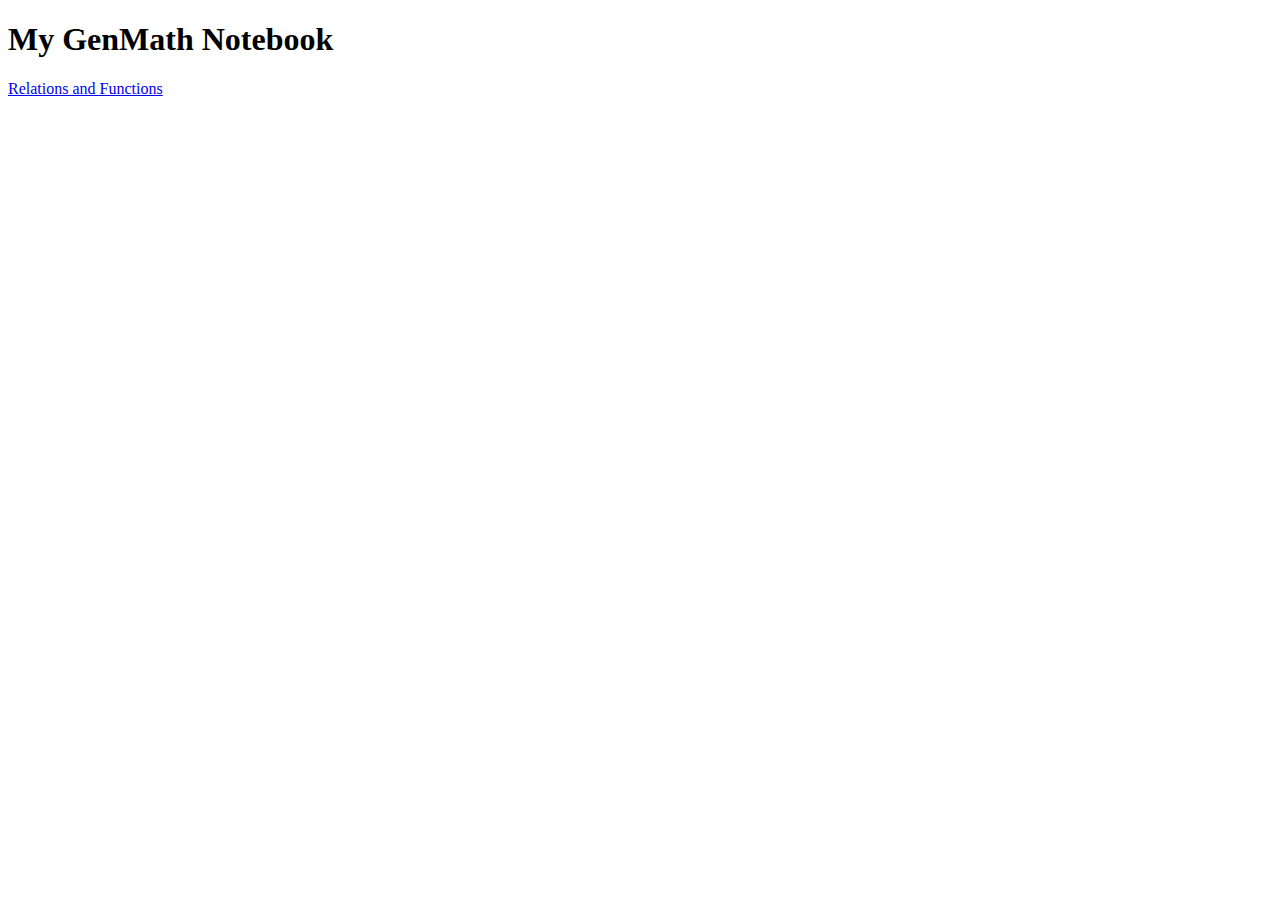
<file: g11/q1/index.html>
<!DOCTYPE html>
<html>

<head>
    <meta charset="UTF-8">
    <meta name="viewport" content="width=device-width, initial-scale=1">
    <title>My GenMath Notebook</title>
</head>

<body>
    <h1>My GenMath Notebook</h1>
    <nav>
        <a href="page1.html">Relations and Functions</a>
    </nav>
</body>

</html>
</file>
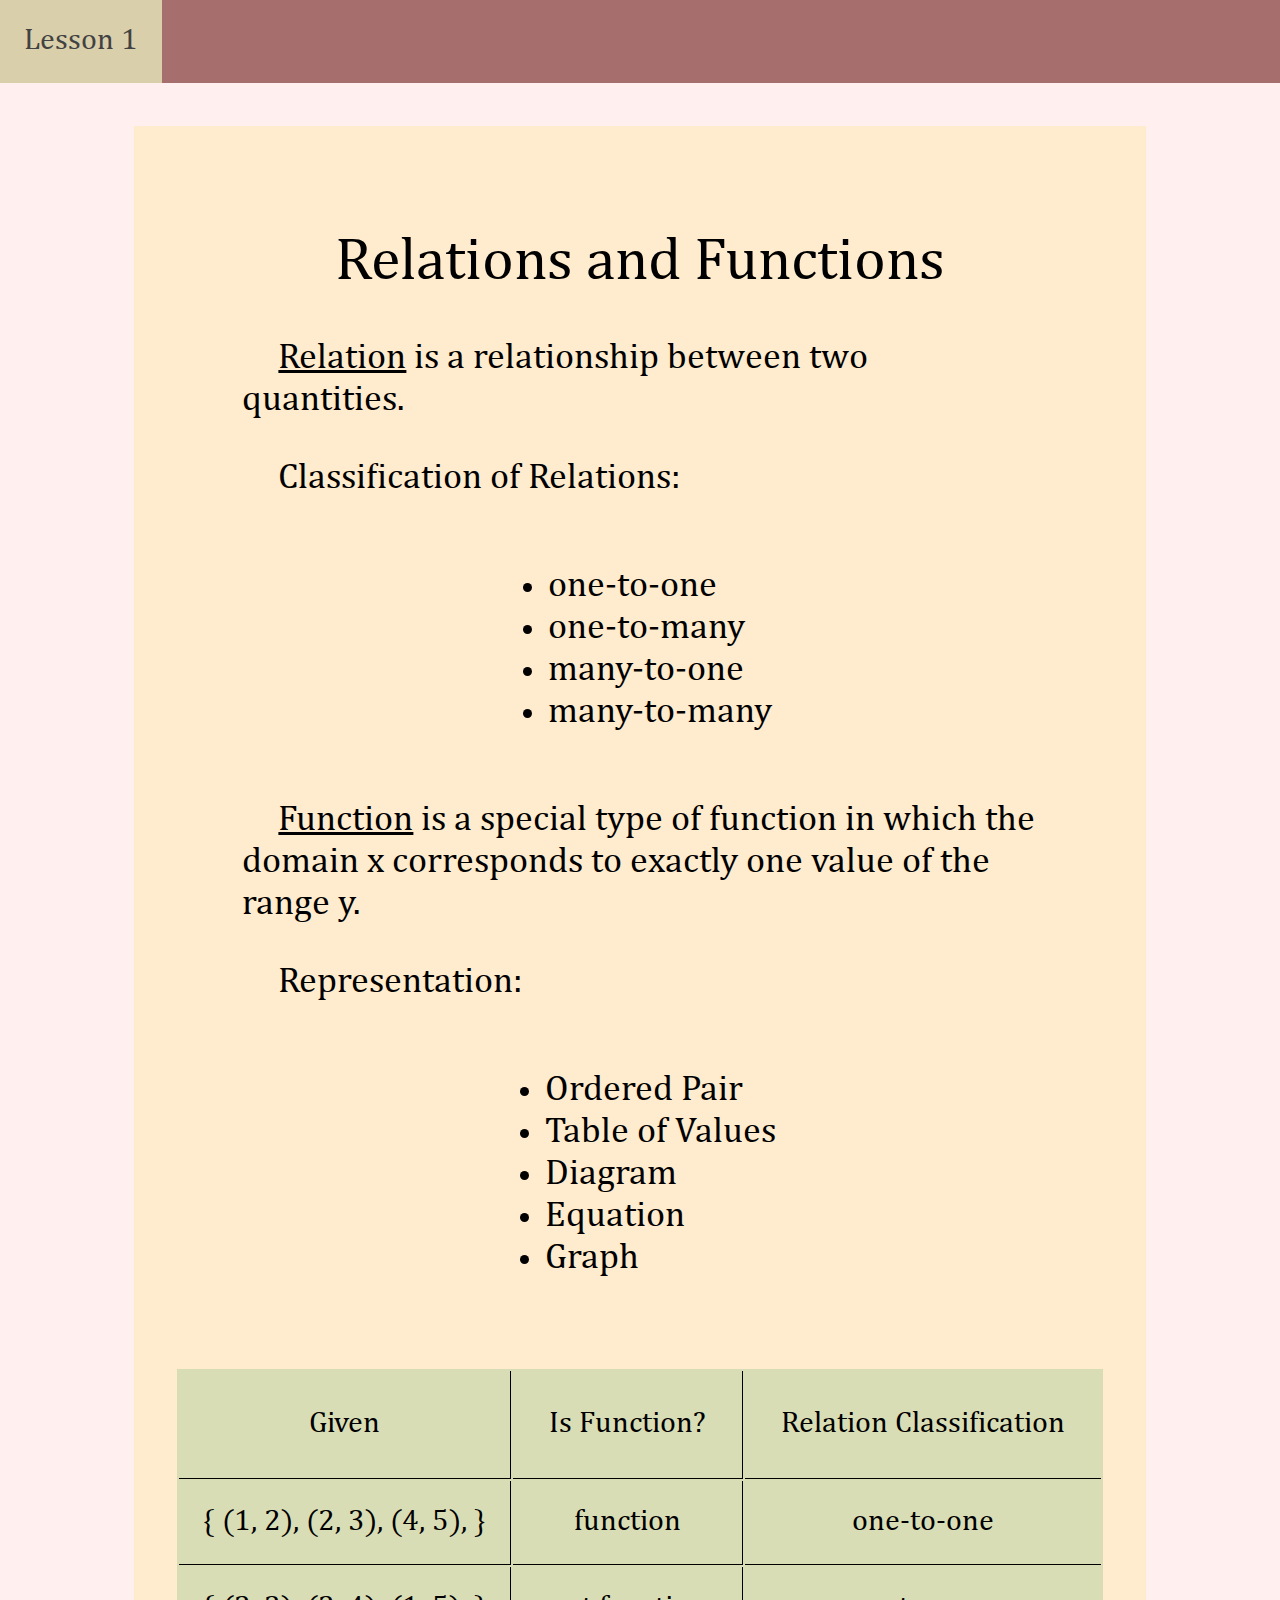
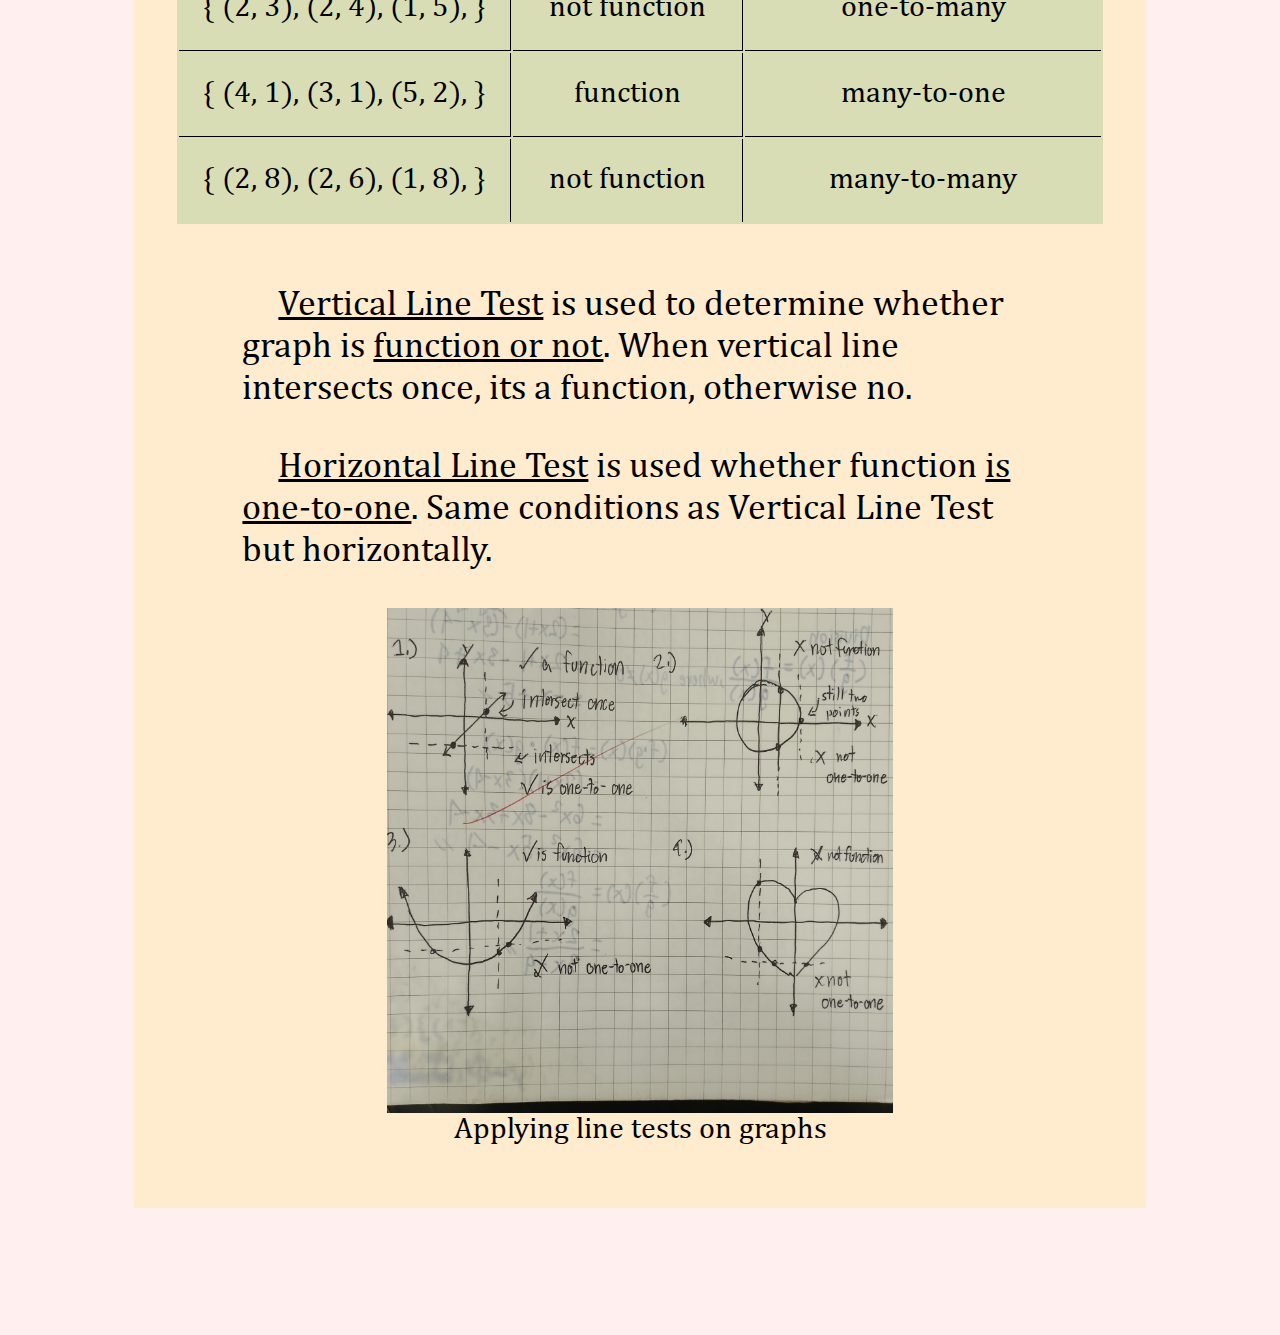
<file: g11/q1/page1.html>
<!DOCTYPE html>
<html>

<head>
    <meta charset="UTF-8">
    <meta name="viewport" content="width=device-width, initial-scale=1">
    <title>My GenMath Notebook</title>
    <link rel="stylesheet" href="style.css" />
</head>

<body>
<div class="nav flexor">
    <a href="page1.html">Lesson 1
    <!--<div class="linkconte">
        Functions and Relations
    </div>-->
    </a>
    
    <!--<a href="page1.html">Lesson 1</a>-->
</div>
<div class="maincontent">
    <h1>Relations and Functions</h1>
    <p>
        <u>Relation</u> is a relationship between two quantities.
    </p>
    <p>
        Classification of Relations:
        <div class="listcontainer">
            <ul>
                <li>one-to-one</li>
                <li>one-to-many</li>
                <li>many-to-one</li>
                <li>many-to-many</li>
            </ul>
        </div>
    </p>
    <p>
        <u>Function</u> is a special type of function in which the
        domain x corresponds to <strong>exactly one</strong> value 
        of the range y.
    </p>
    <p>
        Representation:
        <div class="listcontainer">
            <ul>
                <li>Ordered Pair</li>
                <li>Table of Values</li>
                <li>Diagram</li>
                <li>Equation</li>
                <li>Graph</li>
            </ul>
        </div>
    </p>
    <table>
        <tr>
            <th>Given</th>
            <th>Is Function?</th>
            <th>Relation Classification</th>
        </tr>
        <tr>
            <td>{ (1, 2), (2, 3), (4, 5), }</td>
            <td>function</td>
            <td>one-to-one</td>
        </tr>
        <tr>
            <td>{ (2, 3), (2, 4), (1, 5), }</td>
            <td>not function</td>
            <td>one-to-many</td>
        </tr>
        <tr>
            <td>{ (4, 1), (3, 1), (5, 2), }</td>
            <td>function</td>
            <td>many-to-one</td>
        </tr>
        <tr>
            <td>{ (2, 8), (2, 6), (1, 8), }</td>
            <td>not function</td>
            <td>many-to-many</td>
        </tr>
    </table>
    <p>
        <u>Vertical Line Test</u> is used to determine 
        whether graph is <u>function or not</u>. When 
        vertical line intersects once, its a function, 
        otherwise no.
    </p>
    <p>
        <u>Horizontal Line Test</u> is used whether
        function <u>is one-to-one</u>. Same conditions as 
        Vertical Line Test but horizontally.
    </p>
    
    <div class="center">
        <img class="block" src="images/pic_linetest_graph.jpg" />
        <figcaption>
            Applying line tests on graphs
        </figcaption>
    </div>
</div>
</body>

</html>
</file>
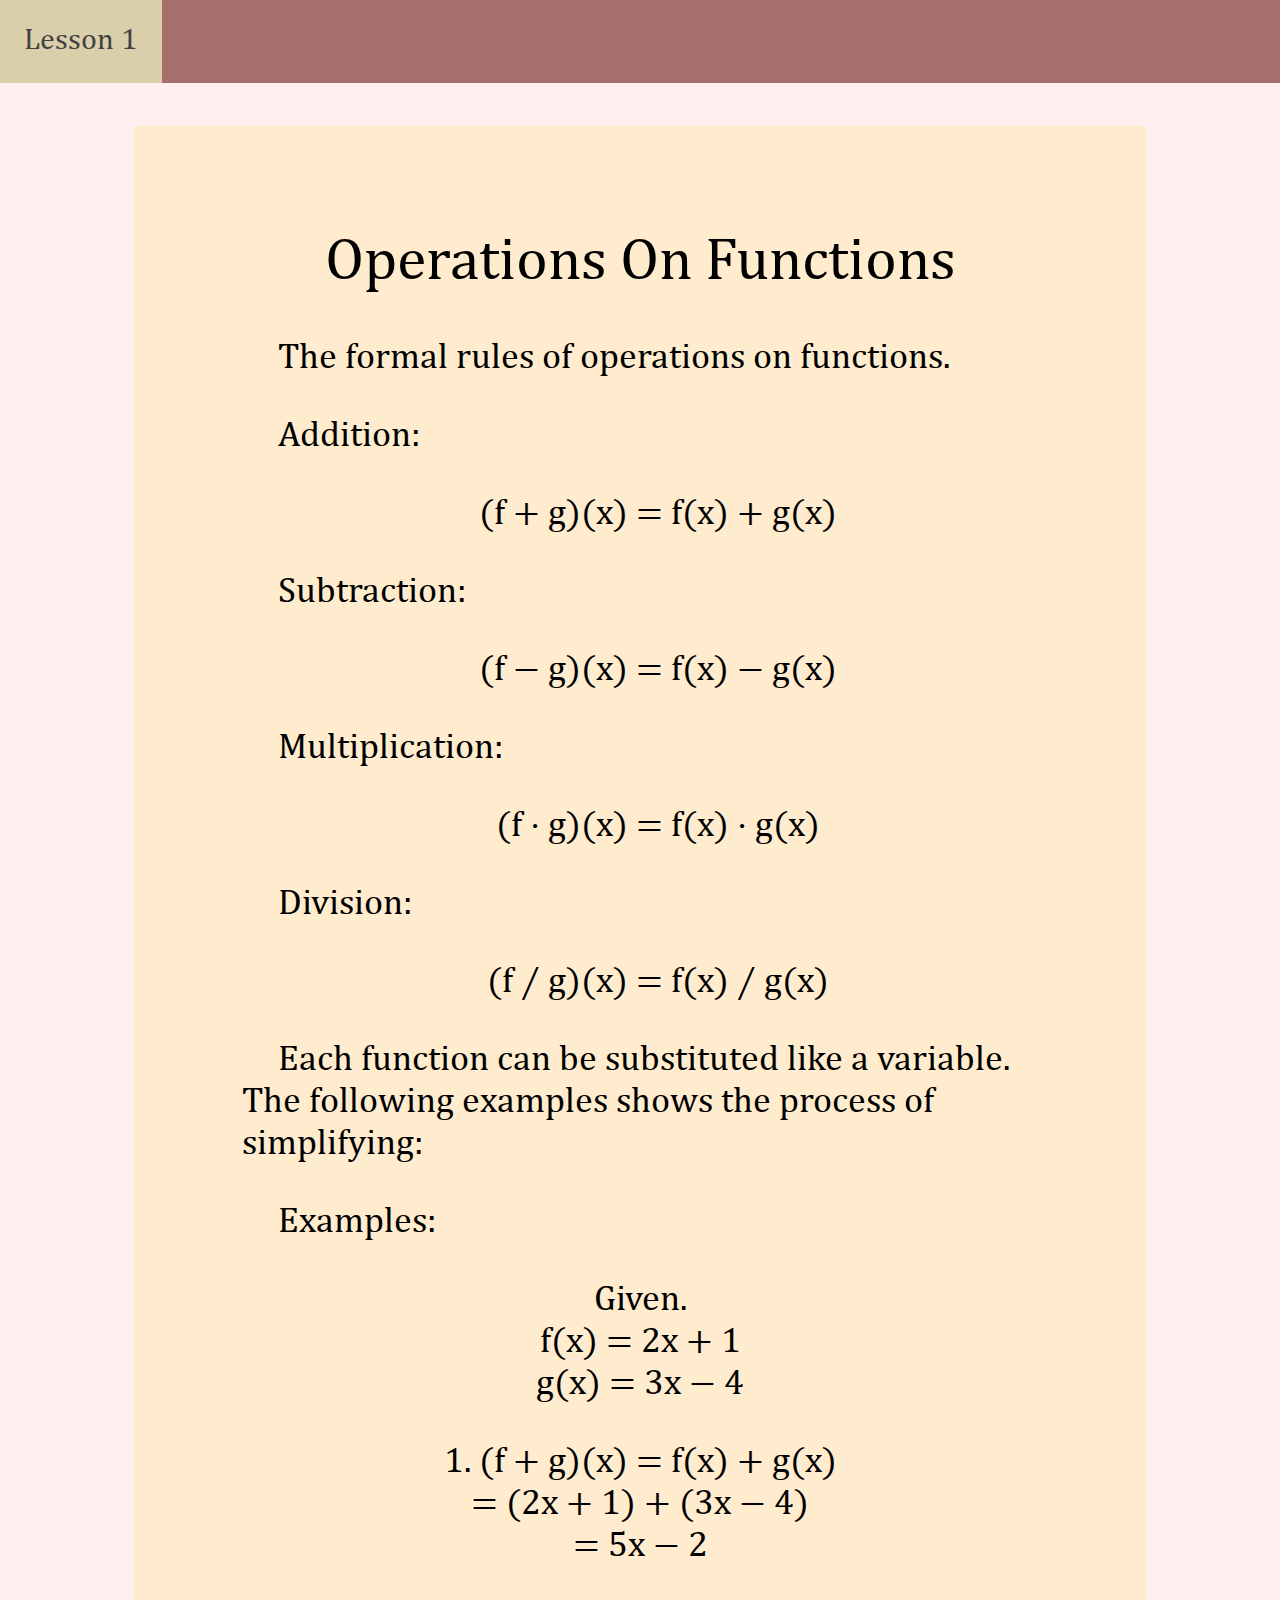
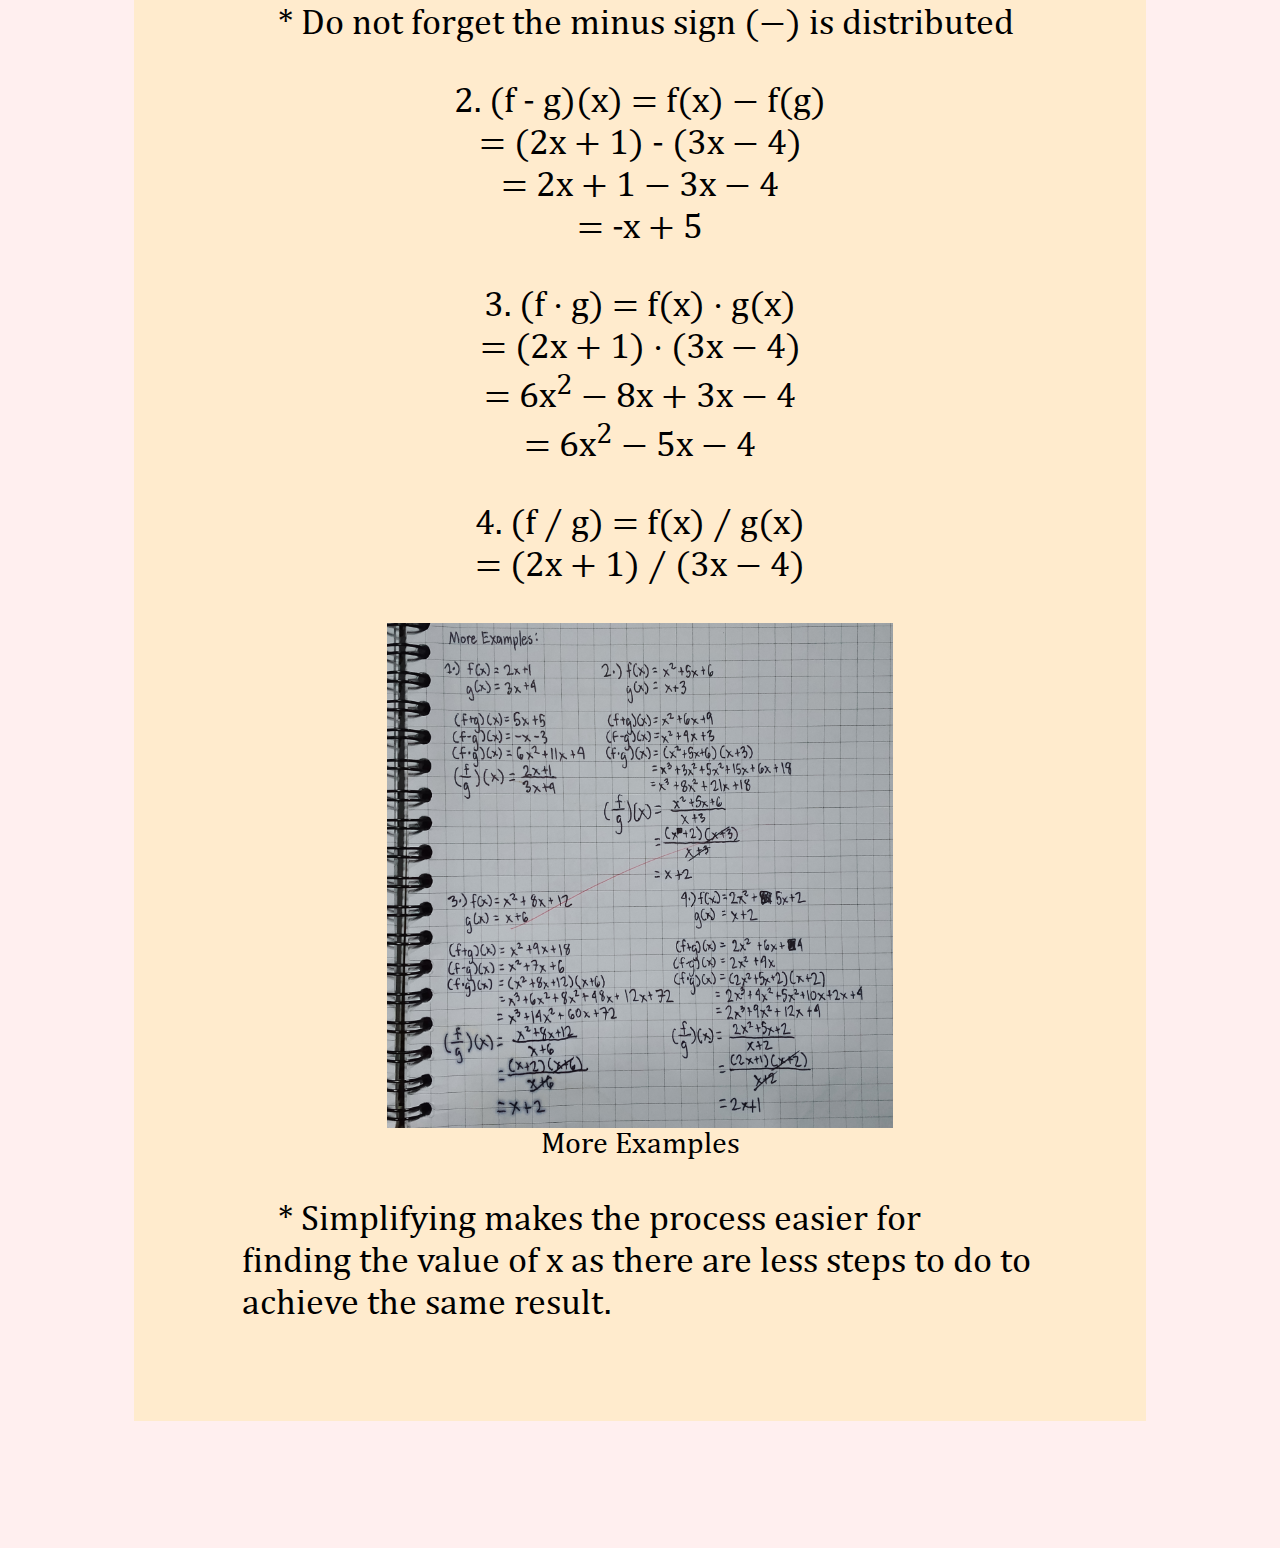
<file: g11/q1/page2.html>
<!DOCTYPE html>
<html>

<head>
    <meta charset="UTF-8">
    <meta name="viewport" content="width=device-width, initial-scale=1">
    <title>My GenMath Notebook</title>
    <link rel="stylesheet" href="style.css" />
</head>

<body>
<div class="nav">
    <a href="pag1.html">Lesson 1</a>
</div>
<div class="maincontent">
    <h1>Operations On Functions</h1>
    <p>
        The formal rules of operations on functions.
    </p>
    <p>Addition:</p>
    <p align="center">
        (f + g)(x) = f(x) + g(x)
    </p>
    <p>Subtraction:</p>
    <p align="center">
        (f &#x2212 g)(x) = f(x) &#x2212 g(x)
    </p>
    <p>Multiplication:</p>
    <p align="center">
        (f &#x22c5 g)(x) = f(x) &#x22c5 g(x)
    </p>
    <p>Division:</p>
    <p align="center">
        (f &#x2215 g)(x) = f(x) &#x2215 g(x)
    </p>
    <p>
        Each function can be substituted like a variable.
        The following examples shows the process of simplifying:
    </p>
    <p>Examples: <br>
    </p>
    <p class="noindent" align="center">
    Given.<br>
    f(x) = 2x + 1<br>
    g(x) = 3x &#x2212 4
    </p>
    <p class="solutionformat">
		1. (f + g)(x) = f(x) + g(x)<br>
		= (2x + 1) + (3x &#x2212 4)<br>
		= 5x &#x2212 2
	</p>
    <p>
        * Do not forget the minus sign (&#x2212) is distributed
    </p>
	<p class="solutionformat">
		2. (f - g)(x) = f(x) &#x2212 f(g)<br>
		= (2x + 1) - (3x &#x2212 4)<br>
		= 2x + 1 &#x2212 3x &#x2212 4<br>
		= -x + 5
	</p>
	<p class="solutionformat">
		3. (f &#x22c5 g) = f(x) &#x22c5 g(x)<br>
		= (2x + 1) &#x22c5 (3x &#x2212 4)<br>
		= 6x<sup>2</sup> &#x2212 8x + 3x &#x2212 4<br>
		= 6x<sup>2</sup> &#x2212 5x &#x2212 4<br>
	</p>
	<p class="solutionformat">
		4. (f &#x2215 g) = f(x) &#x2215 g(x)<br>
		= (2x + 1) &#x2215 (3x &#x2212 4)
	</p>
	<div class="center">
        <img class="block" src="images/function_ops_more_examples.jpg" />
        <figcaption>
            More Examples
        </figcaption>
    </div>
    <p>
        * Simplifying makes the process easier for finding the 
        value of x as there are less steps to do to achieve the same result.
    </p>
</div>
</body>

</html>
</file>
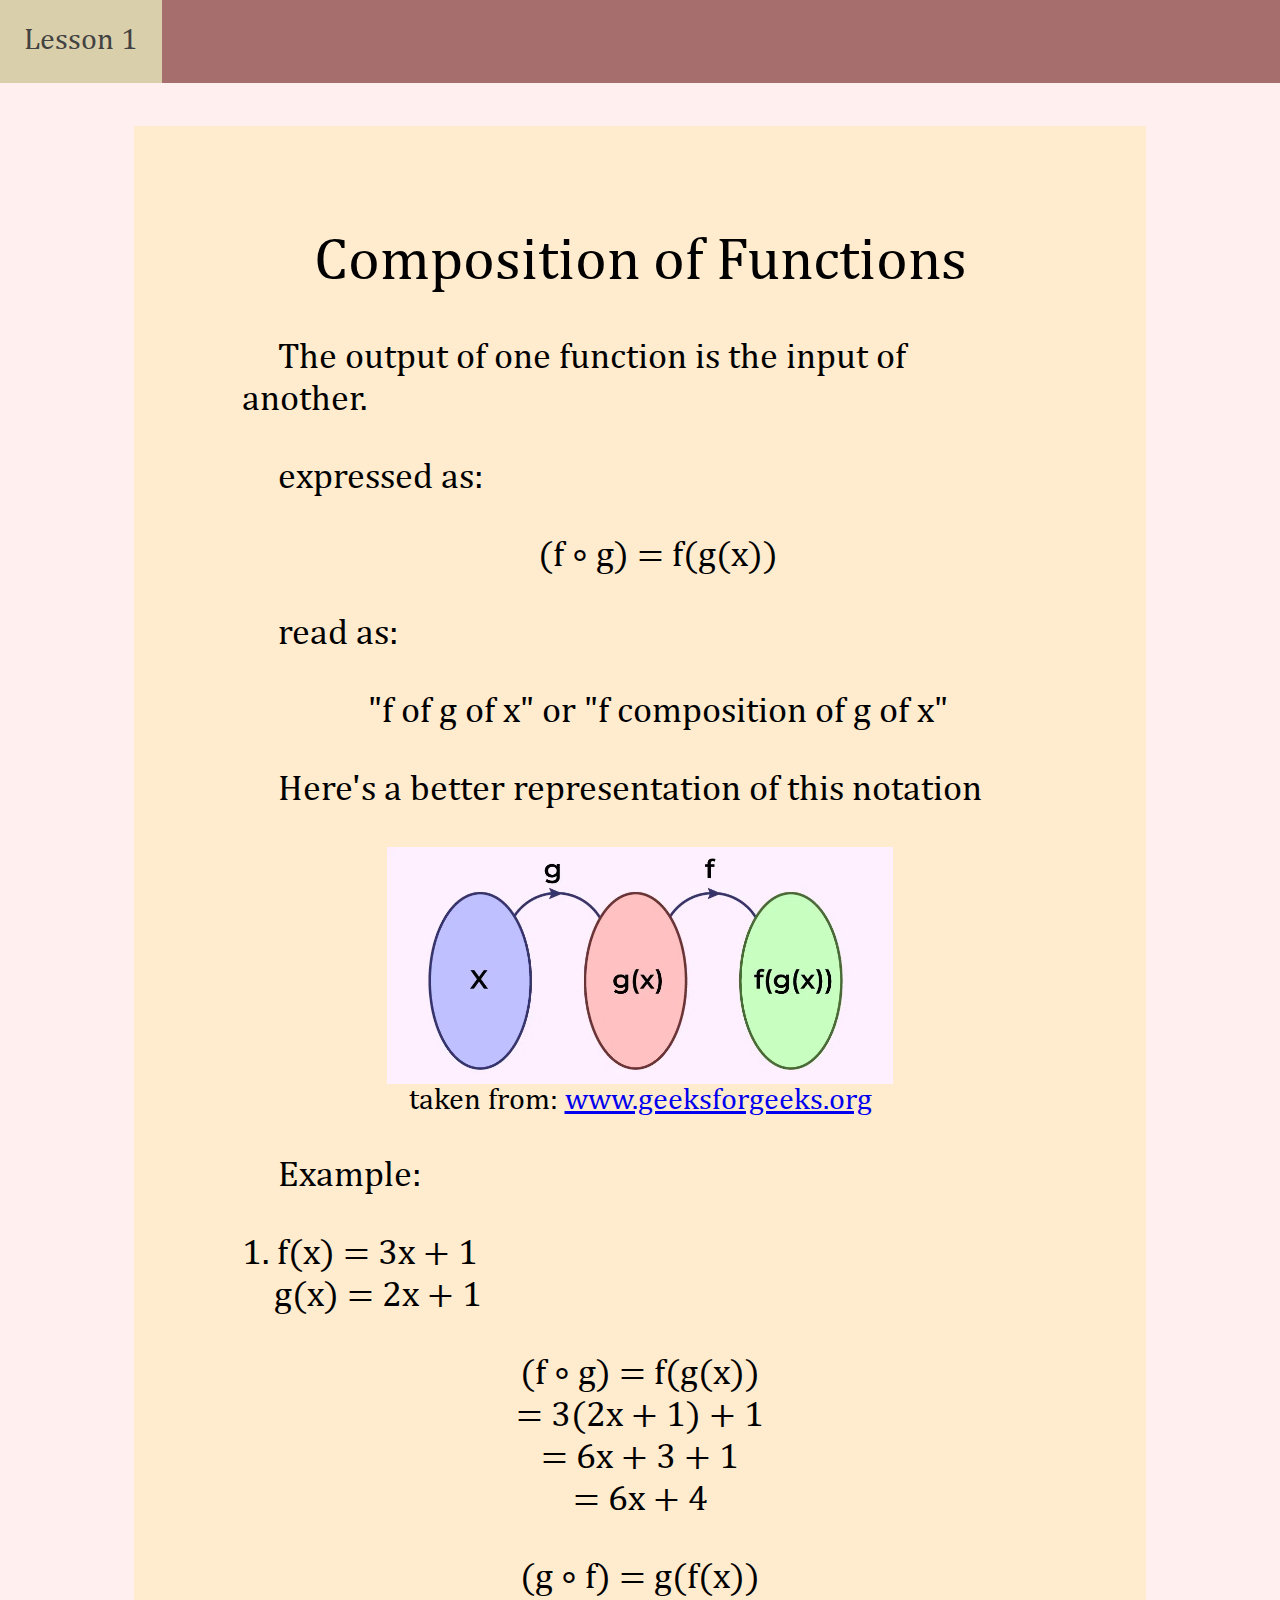
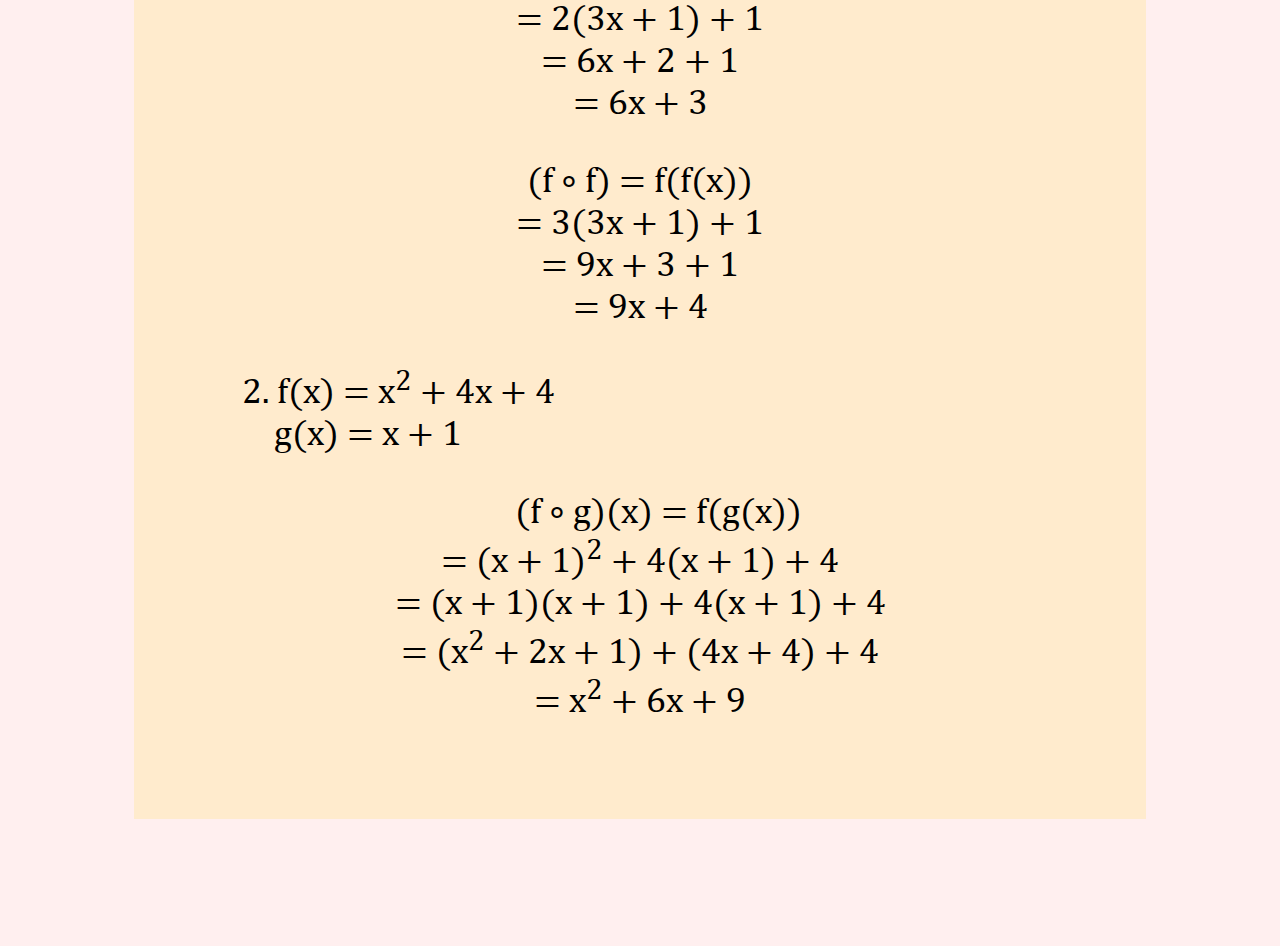
<file: g11/q1/page3.html>
<!DOCTYPE html>
<html>

<head>
    <meta charset="UTF-8">
    <meta name="viewport" content="width=device-width, initial-scale=1">
    <link rel="stylesheet" href="style.css" />
    <title>My GenMath Notebook</title>
</head>

<body>
<div class="nav">
    <a href="page1.html">Lesson 1</a>
</div>
<div class="maincontent">
    <h1>Composition of Functions</h1>
    <p>
       The output of one function is the input of another.
    </p>
    <p>
        expressed as:
    </p>
    <p align="center">
        (f &#x2218 g) = f(g(x))
    </p>
    <p>
        read as:
    </p>
    <p align="center">
        "f of g of x" or "f composition of g of x"
    </p>
    <p>
        Here's a better representation of this notation
    </p>
    <div class="center">
        <img class="block" src="images/composition_of_functions.png" />
        <figcaption>
                taken from:
                <a href="https://www.geeksforgeeks.org/composition-of-functions/">www.geeksforgeeks.org</a>
        </figcaption>
    </div>
    <p>
        Example:
    </p>
    <p class="noindent">
        1. f(x) = 3x + 1<br>
        &nbsp&nbsp&nbsp g(x) = 2x + 1
    </p>
    <p class="solutionformat">
        (f &#x2218 g) = f(g(x))<br>
        = 3(2x + 1) + 1<br>
        = 6x + 3 + 1<br>
        = 6x + 4
    </p>
    <p class="solutionformat">
        (g &#x2218 f) = g(f(x))<br>
        = 2(3x + 1) + 1<br>
        = 6x + 2 + 1<br>
        = 6x + 3
    </p>
    <p class="solutionformat">
        (f &#x2218 f) = f(f(x))<br>
        = 3(3x + 1) + 1<br>
        = 9x + 3 + 1<br>
        = 9x + 4
    </p>
    <p class="noindent">
        2. f(x) = x<sup>2</sup> + 4x + 4<br>
        &nbsp&nbsp&nbsp g(x) = x + 1
    </p>
    <p align="center">
        (f &#x2218 g)(x) = f(g(x))<br>
        = (x + 1)<sup>2</sup> + 4(x + 1) + 4<br>
        = (x + 1)(x + 1) + 4(x + 1) + 4<br>
        = (x<sup>2</sup> + 2x + 1) + (4x + 4) + 4<br>
        = x<sup>2</sup> + 6x + 9
    </p>
</div>
</body>

</html>
</file>
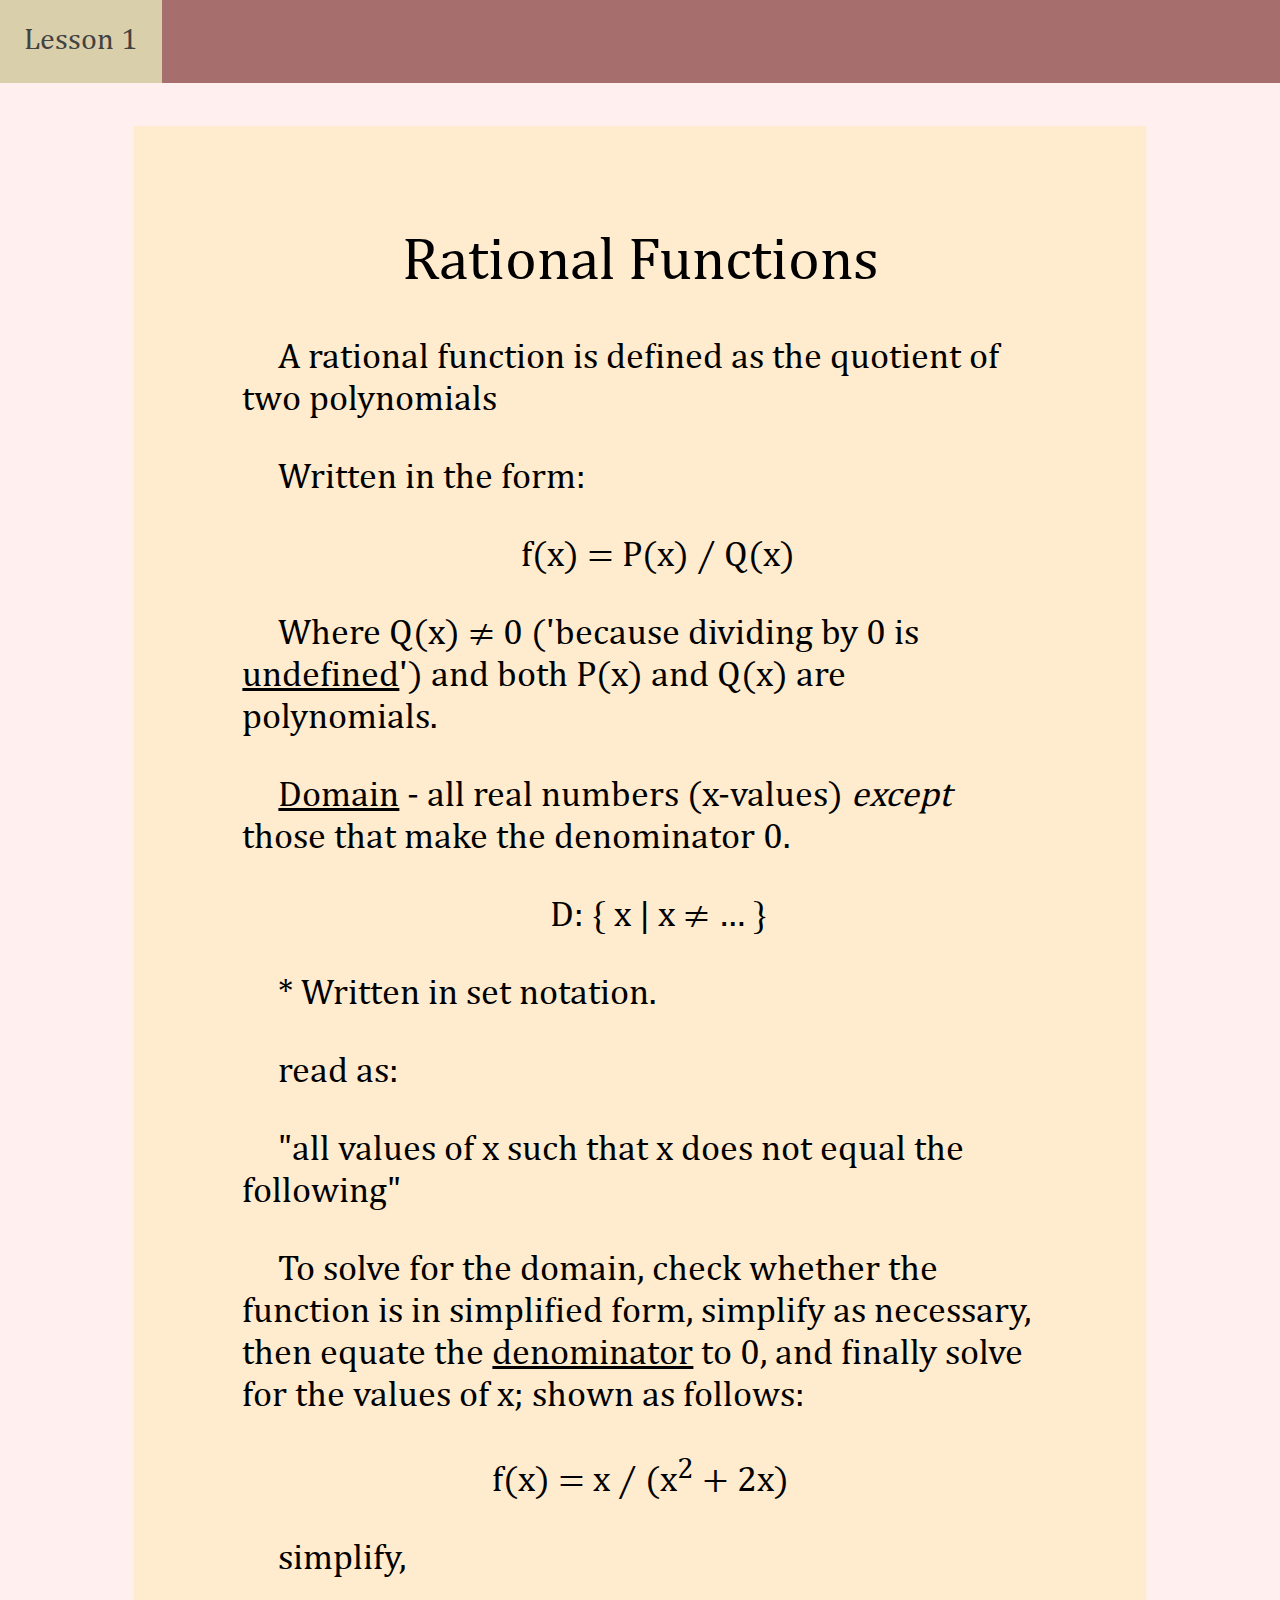
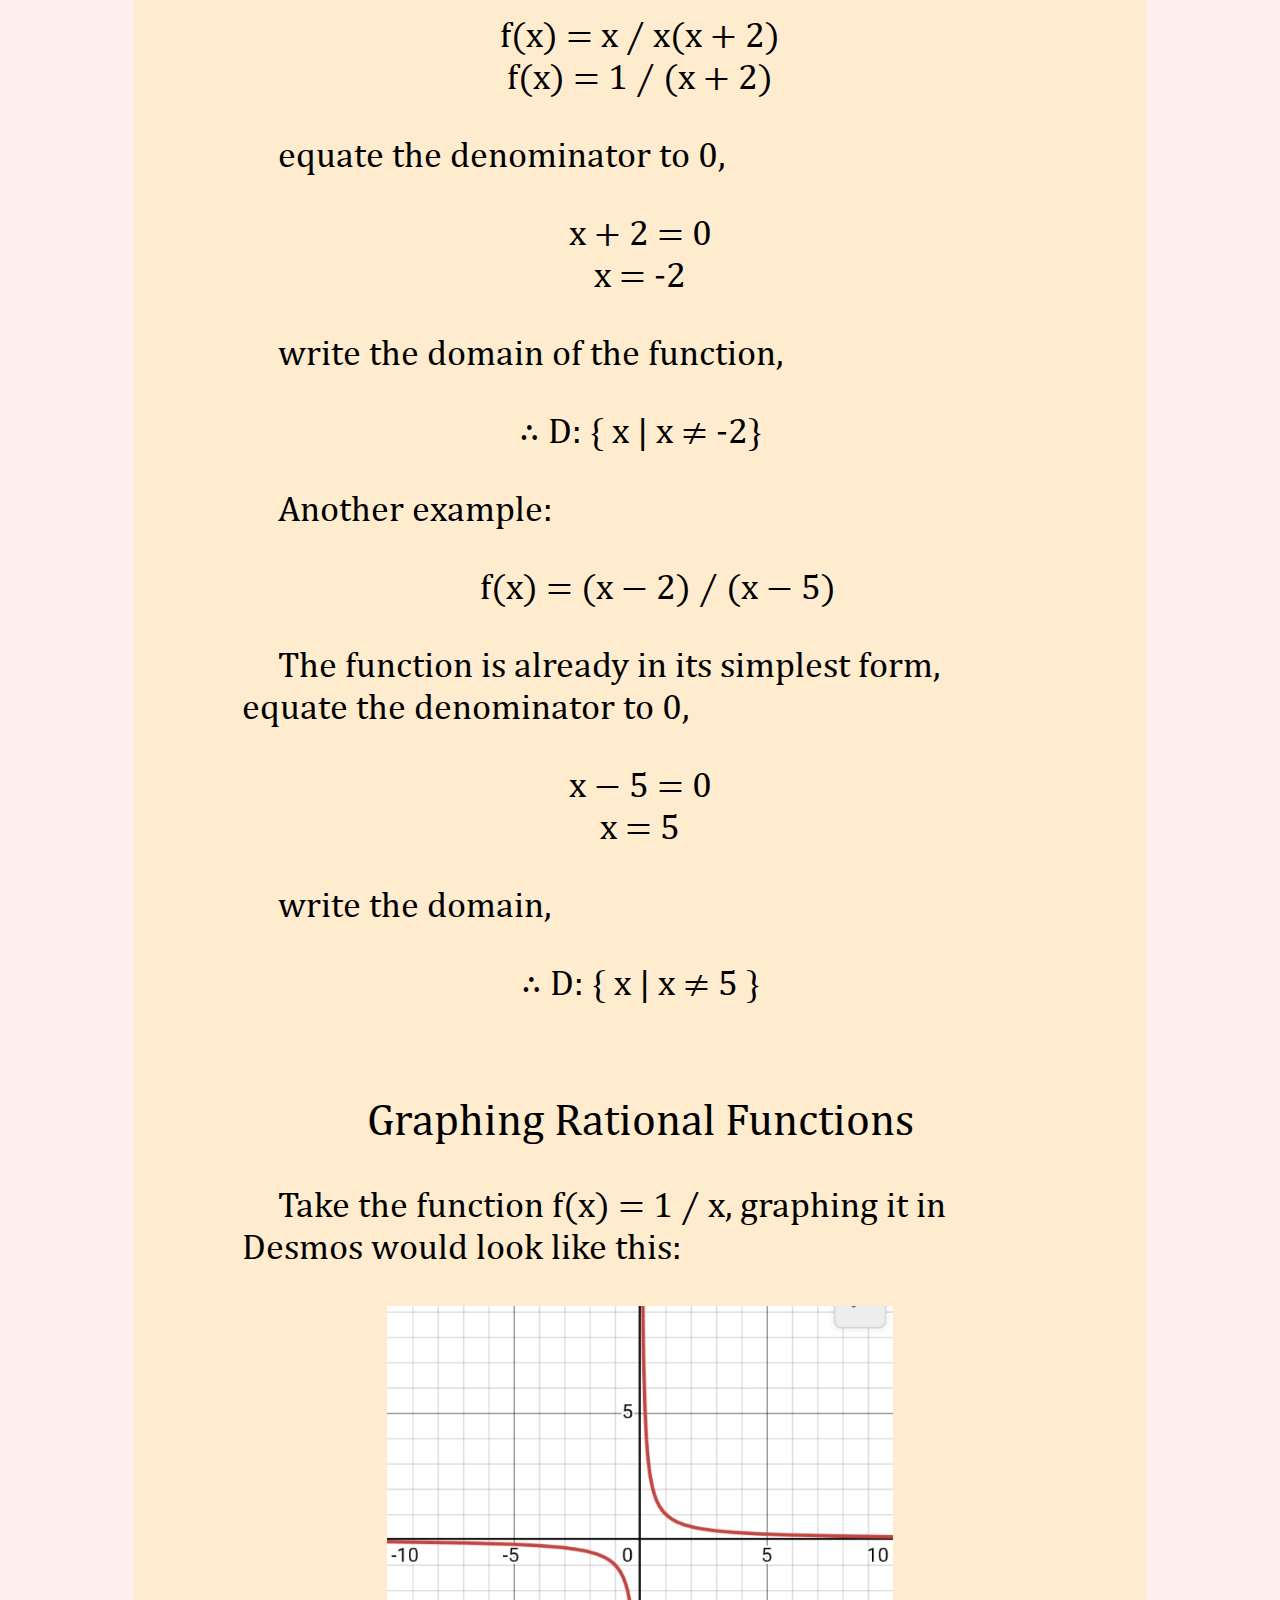
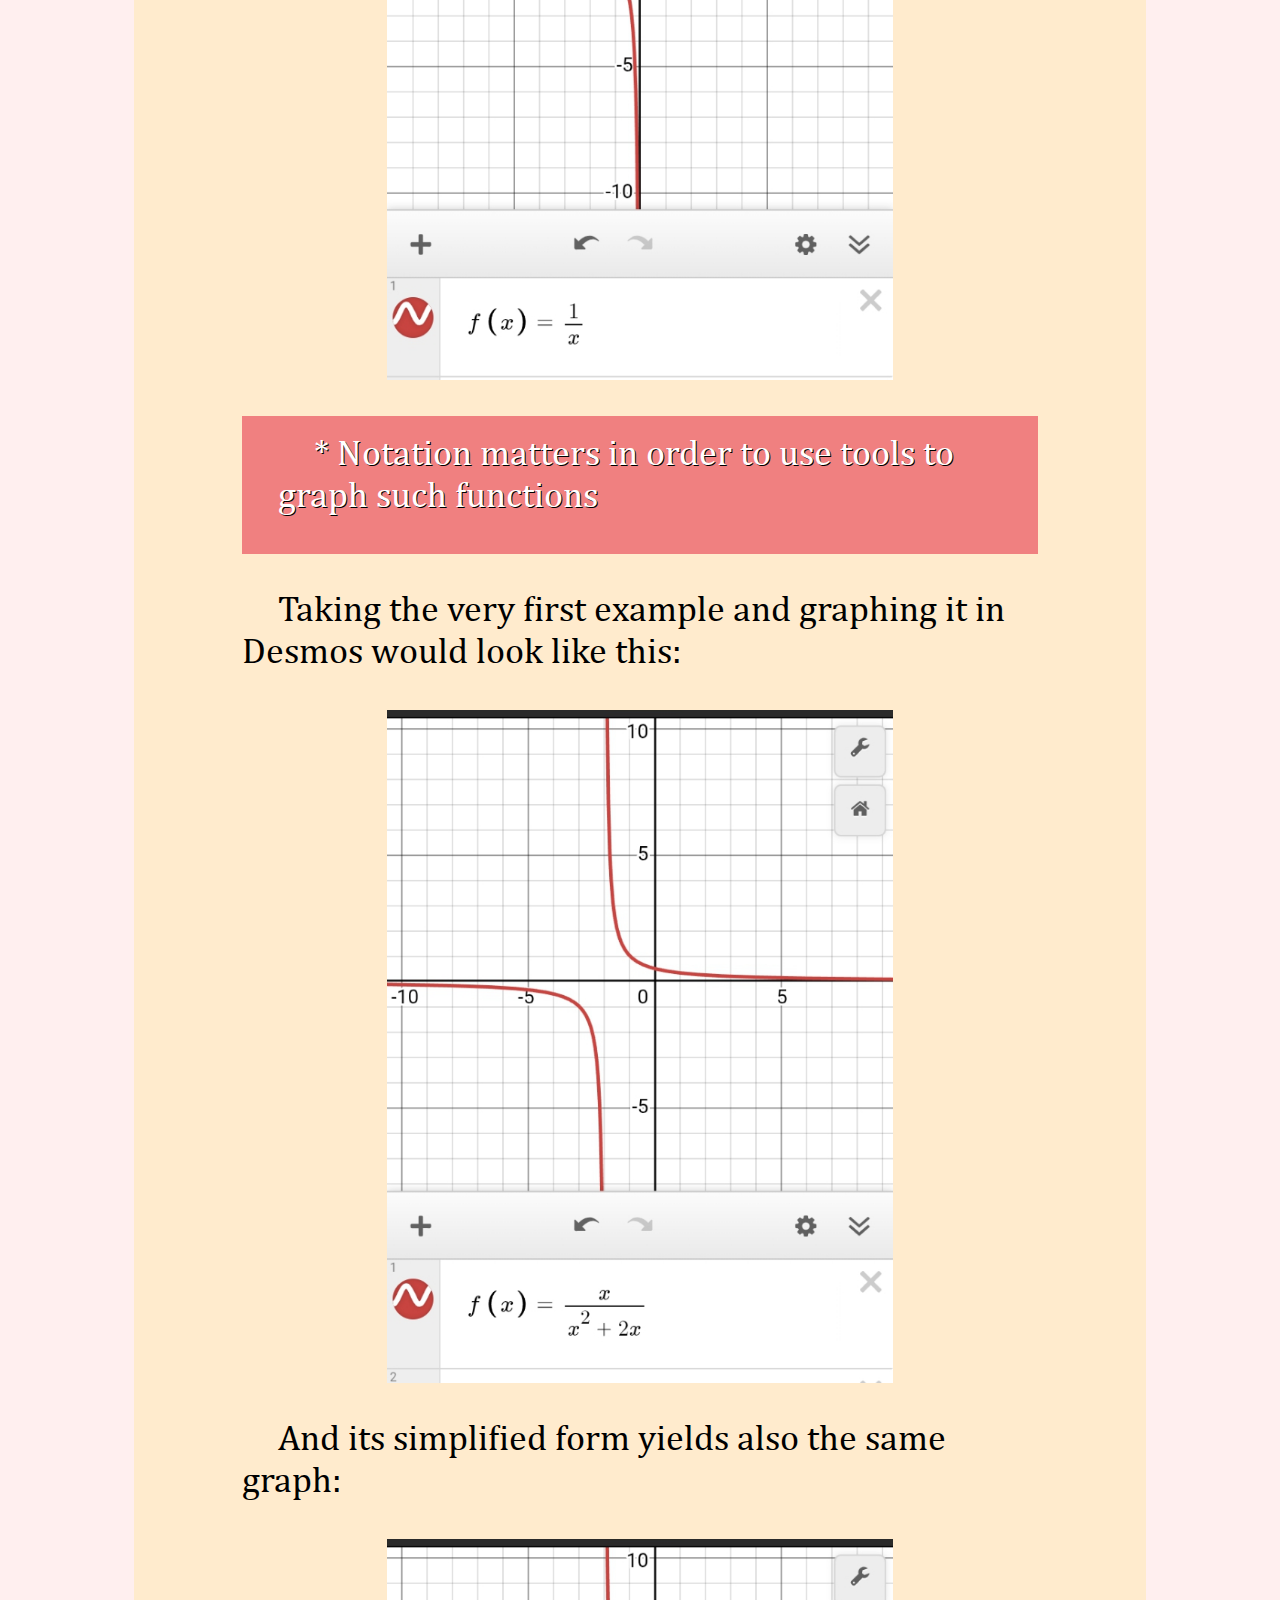
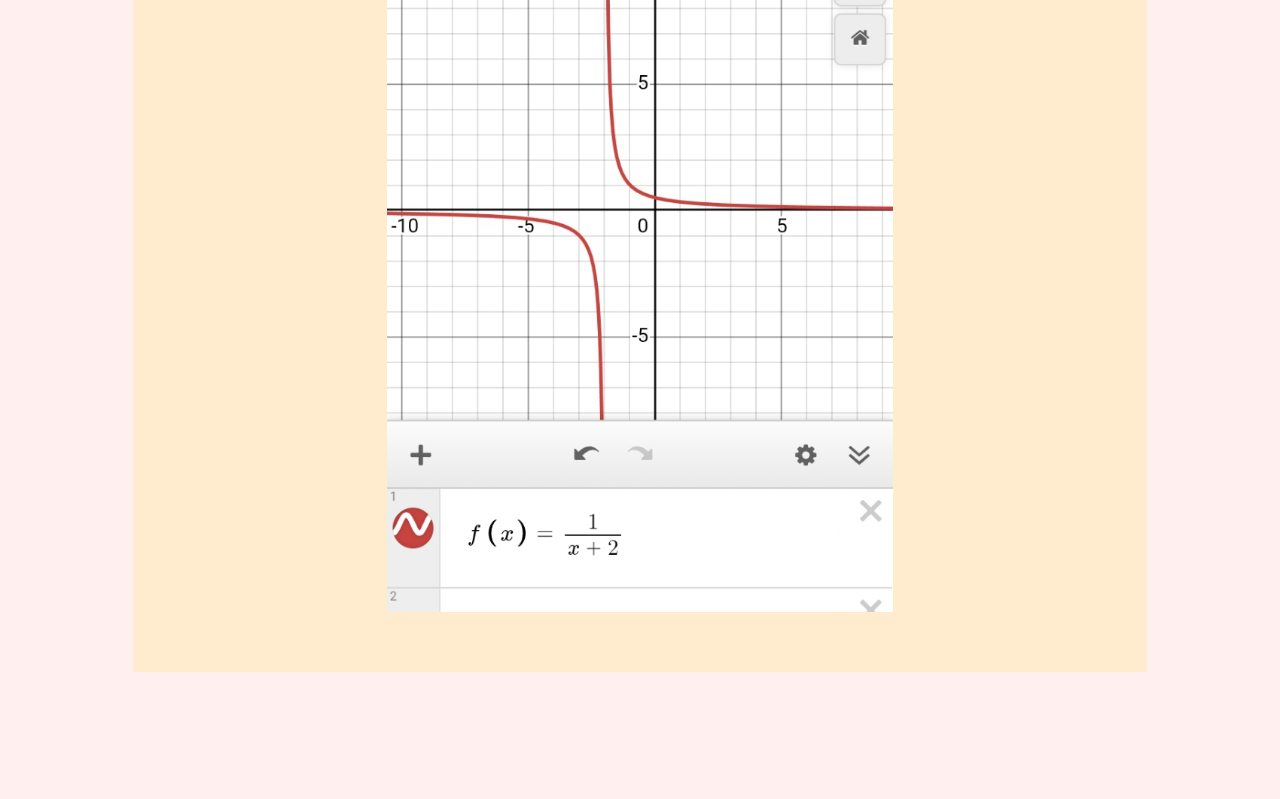
<file: g11/q1/page4.html>
<!DOCTYPE html>
<html>

<head>
    <meta charset="UTF-8">
    <meta name="viewport" content="width=device-width, initial-scale=1">
    <link rel="stylesheet" href="style.css" />
    <title>My GenMath Notebook</title>
</head>

<body>
<div class="nav">
    <a href="page1.html">Lesson 1</a>
</div>
<div class="maincontent">
    <h1>Rational Functions</h1>
    <p>
        A rational function is defined as the quotient of two polynomials
    </p>
    <p>
        Written in the form:
    </p>
    <p align="center">
        f(x) = P(x) &#x2215 Q(x)
    </p>
    <!--<p>
        where:
    </p>-->
    <p>
        Where Q(x) &#x2260 0 ('because dividing by 0 is <u>undefined</u>') and both P(x) and Q(x) are polynomials.
    </p>
    <p align="center">
    </p>
    <p>
        <u>Domain</u> - all real numbers (x-values) <i>except</i> those that make the denominator 0.
    </p>
    <p align="center">
        D: { x | x &#x2260 &#x2026 }
    </p>
    <p>
        * Written in set notation.
    </p>
    <p>
        read as:
    </p>
    <p>
        "all values of x such that x does not equal the following"
    </p>
    <p>
        To solve for the domain, check whether the function is in simplified form, simplify as necessary, then equate the <u>denominator</u> to 0, and finally solve for the values of x; shown as follows:
    </p>
    <p class="noindent" align="center">
        f(x) = x &#x2215 (x<sup>2</sup> + 2x)
    </p>
    <p>
        simplify,
    </p>
    <p class="noindent" align="center">
        f(x) = x &#x2215 x(x + 2)<br>
        f(x) = 1 &#x2215 (x + 2)
    </p>
    <p>
        equate the denominator to 0,
    </p>
    <p class="noindent" align="center">
        x + 2 = 0<br>
        x = -2
    </p>
    <p>
        write the domain of the function,
    </p>
    <p class="noindent" align="center">
        &#x2234 D: { x | x &#x2260 -2}
    </p>
    <p>
        Another example:
    </p>
    <p align="center">
        f(x) = (x &#x2212 2) &#x2215 (x &#x2212 5)
    </p>
    <p>
        The function is already in its simplest form, equate the denominator to 0,
    </p>
    <p class="noindent" align="center">
        x &#x2212 5 = 0<br>
        x = 5
    </p>
    <p>
        write the domain,
    </p>
    <p class="noindent" align="center">
        &#x2234 D: { x | x &#x2260 5 }
    </p>
    <h2>Graphing Rational Functions</h2>
    <p>
        Take the function f(x) = 1 &#x2215 x, graphing it in Desmos would look like this:
    </p>
    <div class="center">
        <img class="block" src="images/rational-function-graph1.png" />
        <figcaption>
        </figcaption>
    </div>
    <p class="important-thought">
        * Notation matters in order to use tools to graph such functions
    </p>
    <p>
        Taking the very first example and graphing it in Desmos would look like this:
    </p>
    <div class="center">
        <img class="block" src="images/rational-function-graph2.png" />
        <figcaption>
        </figcaption>
    </div>
    <p>
        And its simplified form yields also the same graph:
    </p>
    <div class="center">
        <img class="block" src="images/rational-function-graph3.png" />
        <figcaption>
        </figcaption>
    </div>
</div>
</body>

</html>
</file>
<file: g11/q1/style.css>
:root {
    --color1: rgb(255,239,239);
    --color2: rgb(167,110,110);
    --color3: rgb(217,221,181);
    --color4: rgb(66,66,66);
    --color5: rgb(230, 230, 230);
    
    /* Variables listed here for ease of modification and consistency cases*/
    --color-table: rgb(217,221,181);
    --color-link-text: rgb(66,66,66);
    --color-maincontent-background: blanchedAlmond;
    --color-background: rgb(255,239,239);
    --color-nav-background: rgb(167,110,110);
    --color-link-text: rgb(66,66,66);
    --color-link-a: rgb(217,221,181);
    --color-link-b: #DACFAB;
    --color-maincontent-background: blanchedAlmond;
    --color-background: rgb(255,239,239);
    --color-nav-background: rgb(167,110,110);
    --color-solutionformat-p: lightYellow;
    --margin-maincontent: 3em;
    --margin-top-heading: 2em;
    
    --indent-p: 1em;
    --indent-indentall: 2em;
}

@font-face {
    font-family: "Cambria Math";
    src: url("fonts/cambria_math.ttf") format("truetype");
    font-weight: bold;
}

body {
    background-color: var(--color-background);
    font-size: 30px;
    font-family: "Cambria Math";
}

/* NAVIGATION BAR */

div.nav {
    position: fixed;
    background-color: var(--color-nav-background);
    width: 100%;
    height: auto;
    top: 0px;
    left: 0px;
}

/* Have alternating link colors */
div.nav > a:nth-child(even) {
    background-color: var(--color-link-a);
}

div.nav > a:nth-child(odd) {
    background-color: var(--color-link-b);
}

div.nav > a {
    display: inline-block;
    padding: 0.8em;
    text-decoration: none;
    color: var(--color-link-text);
}

/*div.nav > a:hover, */
div.nav > a:hover > div.linkcontext {
    display: fixed;
    left: 0%;
    top: 100%;
    background-color: red;
}


/* MAIN CONTENT*/

div.maincontent {
    background-color: var(--color-maincontent-background);
    margin: 10%;
    padding-top: 2em;
    padding-bottom: 2em;
}

p {
    font-size: 1.2em;
    text-indent: var(--indent-p);
    margin-left: var(--margin-maincontent);
    margin-right: var(--margin-maincontent);
}

p.solutionformat {
    text-indent: 0;
    text-align: center;
    /*background-color: var(--color-solutionformat-p);*/
}

p.noindent {
    text-indent: 0em;
}

/* Adjusts margin to "indent" */
p.indentall {
    text-indent: 0em;
    margin-left: calc(var(--margin-maincontent) + var(--indent-indentall));
}

p.important-thought {
    background-color: lightCoral;/*salmon; */
    color: white; 
    text-shadow: 1px 1px black; 
    padding: 1em;
    padding-top: 0.5em;
    /*padding-top: 0.8em;*/
}

/* autoize the margin */
/*p.centercontent {
    margin-left: auto;
    margin-right: auto;
}*/

h1, h2 {
    text-align: center;
}

h2 {
    margin-top: var(--margin-top-heading);
}

div.center {
    margin: auto;
}

figcaption {
    text-align: center;
}

img.block {
    display: block;
    margin: auto;
    width: 50%;
    height: 50%;
}

table {
    text-align: center;
    margin: auto;
    margin-top: 2em;
    margin-bottom: 2em;
    background-color: var(--color-table);
}

th {
    padding: 1.2em;
    border-right: solid 1px black;
    border-bottom: solid 1px black;
}

td {
    padding: 0.8em;
    border-right: solid 1px black;
    border-bottom: solid 1px black;
}

th:last-child,
td:last-child {
    border-right: none;
}

tr:last-child>td {
    border-bottom: none;
}

li {
    font-size: 1.2em;
}

div.listcontainer {
    text-align: center;
}

div.listcontainer > ul, 
div.listcontainer > ol {
    display: inline-block;
    text-align: left;
}

/*table.solutionformat {*/
    /*margin: auto;
    margin-top: 2em;
    margin-bottom: 2em;*/
    /*background-color: red;transparent;
    border: none;*/
    /*padding: 0px;*/
    /*cell-padding: 0px;*/
/*}*/

/*table.solutionformat td {
    text-align: left;
    border: none;
    background-color: green;
}

table.solutionformat > tr > td:nth-child(0) {
    align-content: right;
}

table.solutionformat > tr > td:nth-child(1) {
    align-content: left;
}*/

/*table.solutionformat > tr > td:nth-child(1) {
    width: 0px;
    margin: 0px;
    padding: 0px;
}*/

/*table.solutionformat td {
    border: none;
}*/
</file>
